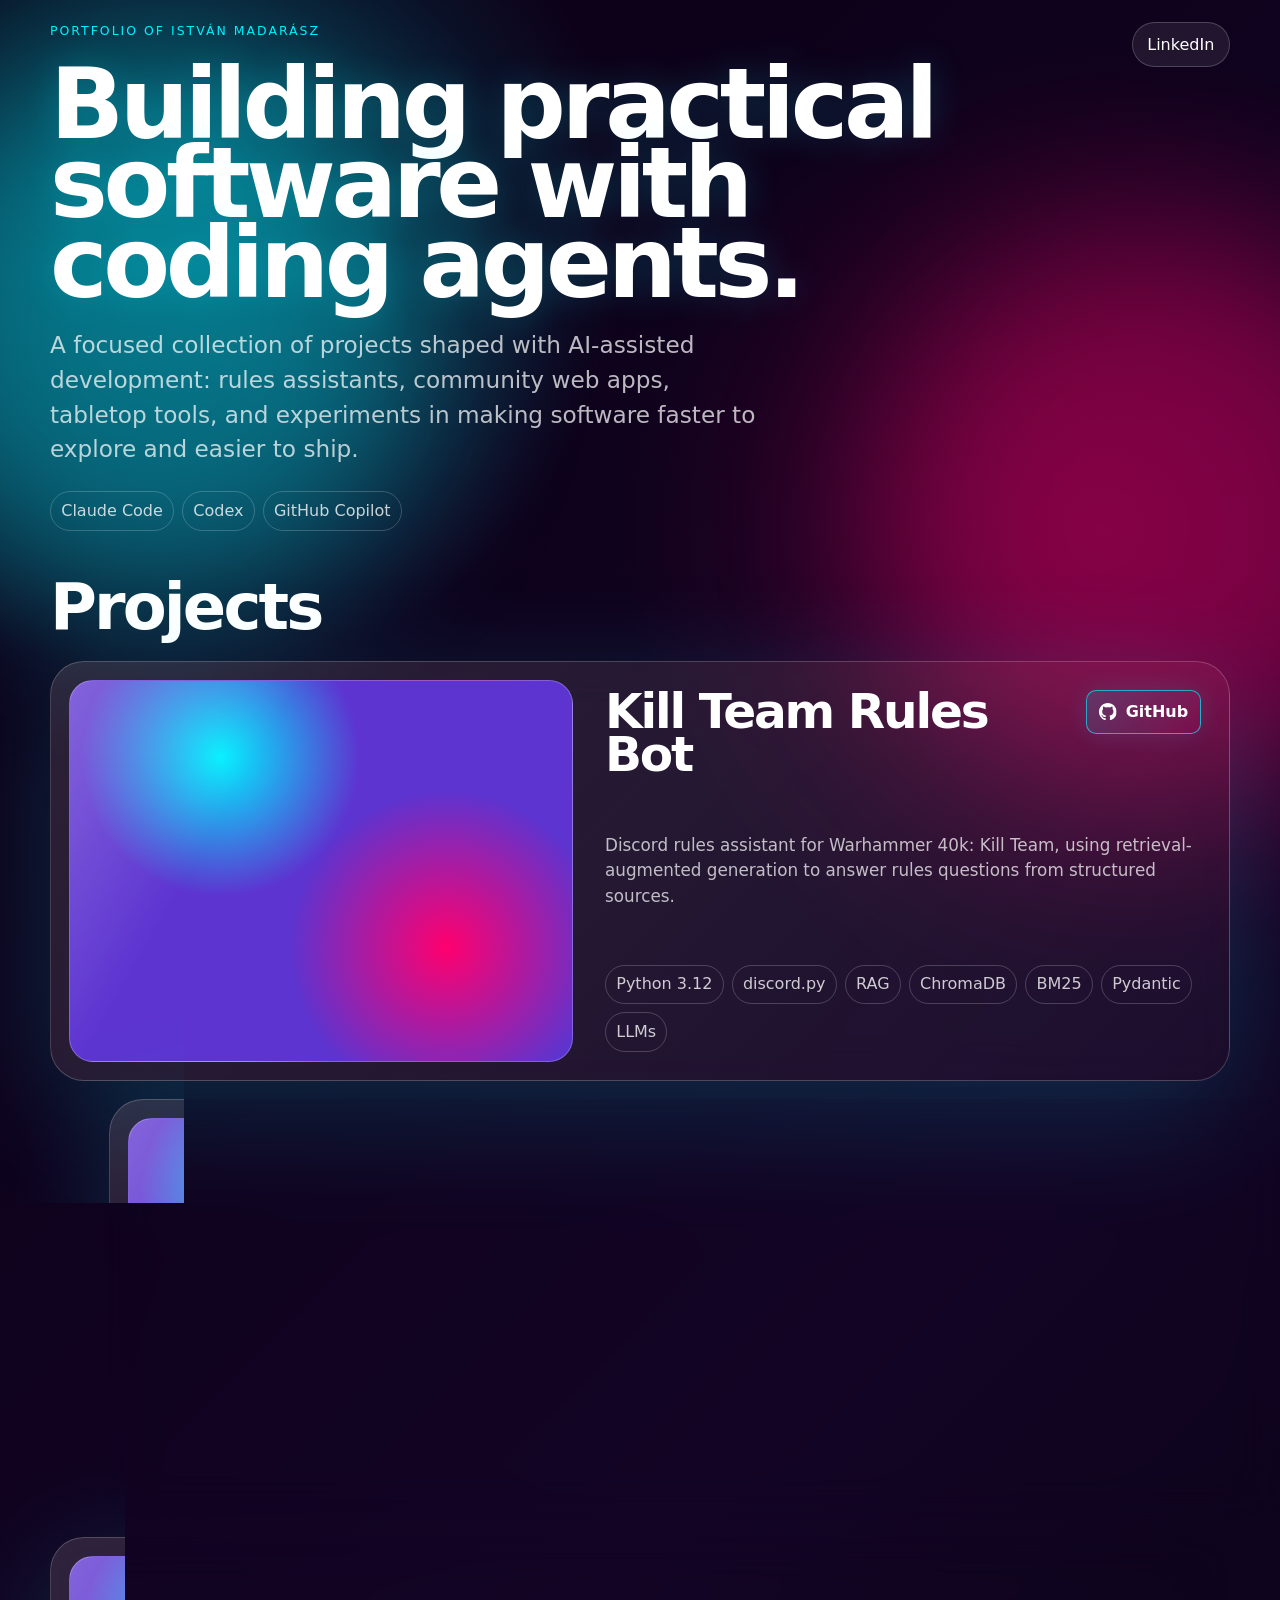
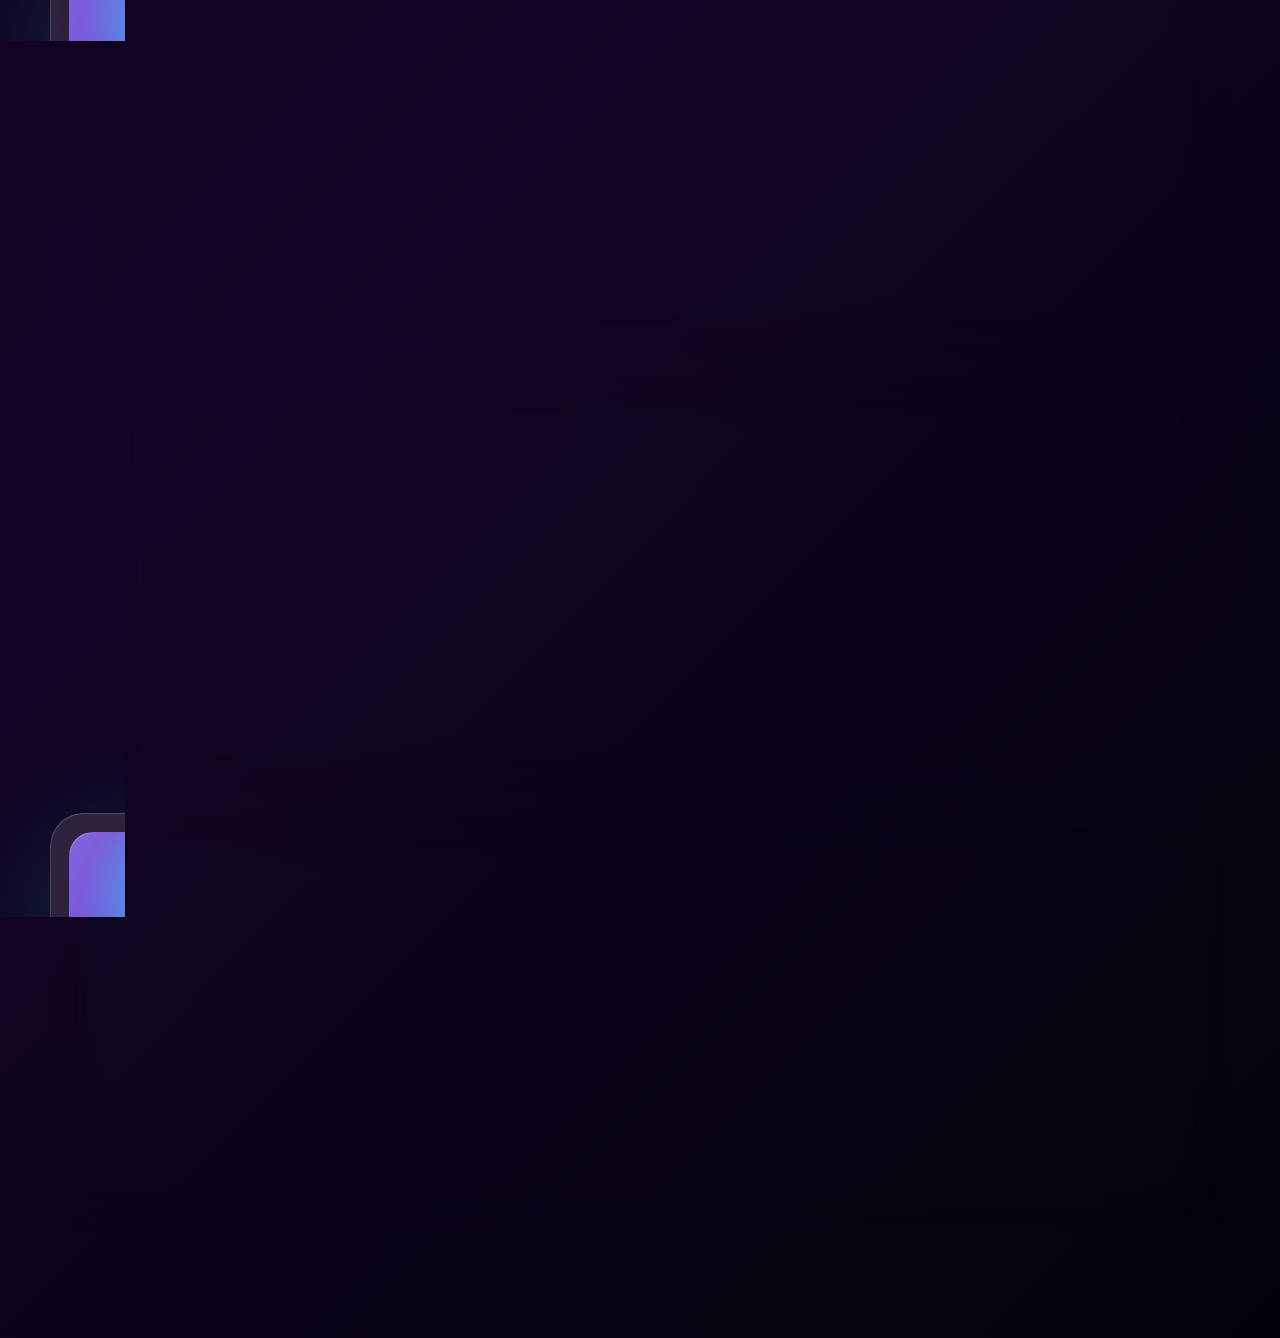
<file: index.html>
<!doctype html>
<html lang="en">
<head>
  <meta charset="utf-8">
  <meta name="viewport" content="width=device-width, initial-scale=1">
  <title>István Madarász | AI-Built Project Portfolio</title>
  <meta name="description" content="A portfolio of practical software projects by István Madarász, built with AI and coding agents.">
  <link rel="canonical" href="https://madarasz.github.io/ai-portfolio/">
  <meta property="og:type" content="website">
  <meta property="og:title" content="István Madarász | AI-Built Project Portfolio">
  <meta property="og:description" content="Practical software projects built with AI and coding agents.">
  <meta property="og:url" content="https://madarasz.github.io/ai-portfolio/">
  <meta name="twitter:card" content="summary_large_image">
  <meta name="twitter:title" content="István Madarász | AI-Built Project Portfolio">
  <meta name="twitter:description" content="Practical software projects built with AI and coding agents.">
  <link rel="stylesheet" href="styles.css">
</head>
<body>
  <svg class="icon-sprite" aria-hidden="true" focusable="false">
    <symbol id="github-logo" viewBox="0 0 16 16">
      <path d="M8 0C3.58 0 0 3.58 0 8c0 3.54 2.29 6.53 5.47 7.59.4.07.55-.17.55-.38 0-.19-.01-.82-.01-1.49-2.01.37-2.53-.49-2.69-.94-.09-.23-.48-.94-.82-1.13-.28-.15-.68-.52-.01-.53.63-.01 1.08.58 1.23.82.72 1.21 1.87.87 2.33.66.07-.52.28-.87.51-1.07-1.78-.2-3.64-.89-3.64-3.95 0-.87.31-1.59.82-2.15-.08-.2-.36-1.02.08-2.12 0 0 .67-.21 2.2.82A7.53 7.53 0 0 1 8 3.86c.68 0 1.36.09 2 .27 1.53-1.04 2.2-.82 2.2-.82.44 1.1.16 1.92.08 2.12.51.56.82 1.27.82 2.15 0 3.07-1.87 3.75-3.65 3.95.29.25.54.73.54 1.48 0 1.07-.01 1.93-.01 2.2 0 .21.15.46.55.38A8.01 8.01 0 0 0 16 8c0-4.42-3.58-8-8-8Z"/>
    </symbol>
  </svg>
  <div class="ambient ambient-one" aria-hidden="true"></div>
  <div class="ambient ambient-two" aria-hidden="true"></div>

  <header class="site-header">
    <a class="skip-link" href="#projects">Skip to projects</a>
    <nav class="topline" aria-label="Primary">
      <a href="https://www.linkedin.com/in/istvanmadarasz/">LinkedIn</a>
    </nav>
    <section class="hero" aria-labelledby="page-title">
      <p class="eyebrow">Portfolio of István Madarász</p>
      <h1 id="page-title">Building practical software with coding agents.</h1>
      <p class="hero-copy">A focused collection of projects shaped with AI-assisted development: rules assistants, community web apps, tabletop tools, and experiments in making software faster to explore and easier to ship.</p>
      <ul class="tags hero-tools" aria-label="AI coding tools used">
        <li>Claude Code</li>
        <li>Codex</li>
        <li>GitHub Copilot</li>
      </ul>
    </section>
  </header>

  <main id="projects" class="projects" aria-labelledby="projects-title">
    <div class="section-heading">
      <h2 id="projects-title">Projects</h2>
    </div>
    <article class="project-card featured">
      <div class="project-shot shot-rules" role="img" aria-label="Stylized placeholder screenshot for Kill Team Rules Bot"></div>
      <div class="project-body">
        <div class="project-heading">
          <h3>Kill Team Rules Bot</h3>
          <a class="repo-link" href="https://github.com/madarasz/kt-rules-bot" aria-label="View Kill Team Rules Bot on GitHub">
            <svg aria-hidden="true" focusable="false"><use href="#github-logo"></use></svg>
            <span>GitHub</span>
          </a>
        </div>
        <p>Discord rules assistant for Warhammer 40k: Kill Team, using retrieval-augmented generation to answer rules questions from structured sources.</p>
        <ul class="tags" aria-label="Technologies used">
          <li>Python 3.12</li>
          <li>discord.py</li>
          <li>RAG</li>
          <li>ChromaDB</li>
          <li>BM25</li>
          <li>Pydantic</li>
          <li>LLMs</li>
        </ul>
      </div>
    </article>

    <article class="project-card">
      <div class="project-shot shot-sector" role="img" aria-label="Stylized placeholder screenshot for Sector Hungaricus v2"></div>
      <div class="project-body">
        <div class="project-heading">
          <h3>Sector Hungaricus v2</h3>
          <a class="repo-link" href="https://github.com/madarasz/sectorhungaricus-v2" aria-label="View Sector Hungaricus v2 on GitHub">
            <svg aria-hidden="true" focusable="false"><use href="#github-logo"></use></svg>
            <span>GitHub</span>
          </a>
        </div>
        <p>A refreshed web presence for Sector Hungaricus, kept intentionally conservative until final project details are supplied.</p>
        <ul class="tags" aria-label="Technologies used">
          <li>Static/Web</li>
          <li>HTML</li>
          <li>CSS</li>
          <li>AI-assisted development</li>
        </ul>
      </div>
    </article>

    <article class="project-card">
      <div class="project-shot shot-datacard" role="img" aria-label="Stylized placeholder screenshot for Datacard Manager"></div>
      <div class="project-body">
        <div class="project-heading">
          <h3>Datacard Manager</h3>
          <a class="repo-link" href="https://github.com/madarasz/datacard-manager" aria-label="View Datacard Manager on GitHub">
            <svg aria-hidden="true" focusable="false"><use href="#github-logo"></use></svg>
            <span>GitHub</span>
          </a>
        </div>
        <p>Tooling for managing tabletop datacards and related game reference material, with first-version copy ready to refine when screenshots are available.</p>
        <ul class="tags" aria-label="Technologies used">
          <li>Web app</li>
          <li>Data management</li>
          <li>UX</li>
          <li>AI-assisted development</li>
        </ul>
      </div>
    </article>

    <article class="project-card">
      <div class="project-shot shot-abr" role="img" aria-label="Stylized placeholder screenshot for Always Be Running"></div>
      <div class="project-body">
        <div class="project-heading">
          <h3>Always Be Running</h3>
          <a class="repo-link" href="https://github.com/madarasz/always-be-running" aria-label="View Always Be Running on GitHub">
            <svg aria-hidden="true" focusable="false"><use href="#github-logo"></use></svg>
            <span>GitHub</span>
          </a>
        </div>
        <p>AlwaysBeRunning.net, a community web app with a PHP/Laravel-era stack and tournament/event tooling roots.</p>
        <ul class="tags" aria-label="Technologies used">
          <li>PHP</li>
          <li>Laravel</li>
          <li>Blade</li>
          <li>JavaScript</li>
          <li>MySQL</li>
          <li>Composer</li>
          <li>Cypress</li>
        </ul>
      </div>
    </article>

    <article class="project-card">
      <div class="project-shot shot-tables" role="img" aria-label="Stylized placeholder screenshot for Tournament Tables"></div>
      <div class="project-body">
        <div class="project-heading">
          <h3>Tournament Tables</h3>
          <a class="repo-link" href="https://github.com/madarasz/tournament-tables" aria-label="View Tournament Tables on GitHub">
            <svg aria-hidden="true" focusable="false"><use href="#github-logo"></use></svg>
            <span>GitHub</span>
          </a>
        </div>
        <p>A tournament table utility for organizing event data into clearer, more usable views.</p>
        <ul class="tags" aria-label="Technologies used">
          <li>Web app</li>
          <li>Tournament tooling</li>
          <li>HTML</li>
          <li>CSS</li>
          <li>AI-assisted development</li>
        </ul>
      </div>
    </article>
  </main>

  <script type="application/ld+json">
  {
    "@context": "https://schema.org",
    "@graph": [
      {
        "@type": "Person",
        "@id": "https://madarasz.github.io/ai-portfolio/#person",
        "name": "István Madarász",
        "url": "https://madarasz.github.io/ai-portfolio/",
        "sameAs": ["https://www.linkedin.com/in/istvanmadarasz/"],
        "knowsAbout": ["AI-assisted software development", "coding agents", "web applications", "tabletop gaming tools"]
      },
      {
        "@type": "SoftwareSourceCode",
        "name": "Kill Team Rules Bot",
        "codeRepository": "https://github.com/madarasz/kt-rules-bot",
        "programmingLanguage": ["Python"],
        "creator": {
          "@id": "https://madarasz.github.io/ai-portfolio/#person"
        },
        "description": "Discord rules assistant for Warhammer 40k: Kill Team, using retrieval-augmented generation to answer rules questions from structured sources."
      },
      {
        "@type": "SoftwareSourceCode",
        "name": "Sector Hungaricus v2",
        "codeRepository": "https://github.com/madarasz/sectorhungaricus-v2",
        "programmingLanguage": ["HTML", "CSS"],
        "creator": {
          "@id": "https://madarasz.github.io/ai-portfolio/#person"
        },
        "description": "A refreshed web presence for Sector Hungaricus, kept intentionally conservative until final project details are supplied."
      },
      {
        "@type": "SoftwareSourceCode",
        "name": "Datacard Manager",
        "codeRepository": "https://github.com/madarasz/datacard-manager",
        "programmingLanguage": ["HTML", "CSS"],
        "creator": {
          "@id": "https://madarasz.github.io/ai-portfolio/#person"
        },
        "description": "Tooling for managing tabletop datacards and related game reference material, with first-version copy ready to refine when screenshots are available."
      },
      {
        "@type": "SoftwareSourceCode",
        "name": "Always Be Running",
        "codeRepository": "https://github.com/madarasz/always-be-running",
        "programmingLanguage": ["PHP", "JavaScript"],
        "creator": {
          "@id": "https://madarasz.github.io/ai-portfolio/#person"
        },
        "description": "AlwaysBeRunning.net, a community web app with a PHP/Laravel-era stack and tournament/event tooling roots."
      },
      {
        "@type": "SoftwareSourceCode",
        "name": "Tournament Tables",
        "codeRepository": "https://github.com/madarasz/tournament-tables",
        "programmingLanguage": ["HTML", "CSS"],
        "creator": {
          "@id": "https://madarasz.github.io/ai-portfolio/#person"
        },
        "description": "A tournament table utility for organizing event data into clearer, more usable views."
      }
    ]
  }
  </script>
</body>
</html>
</file>
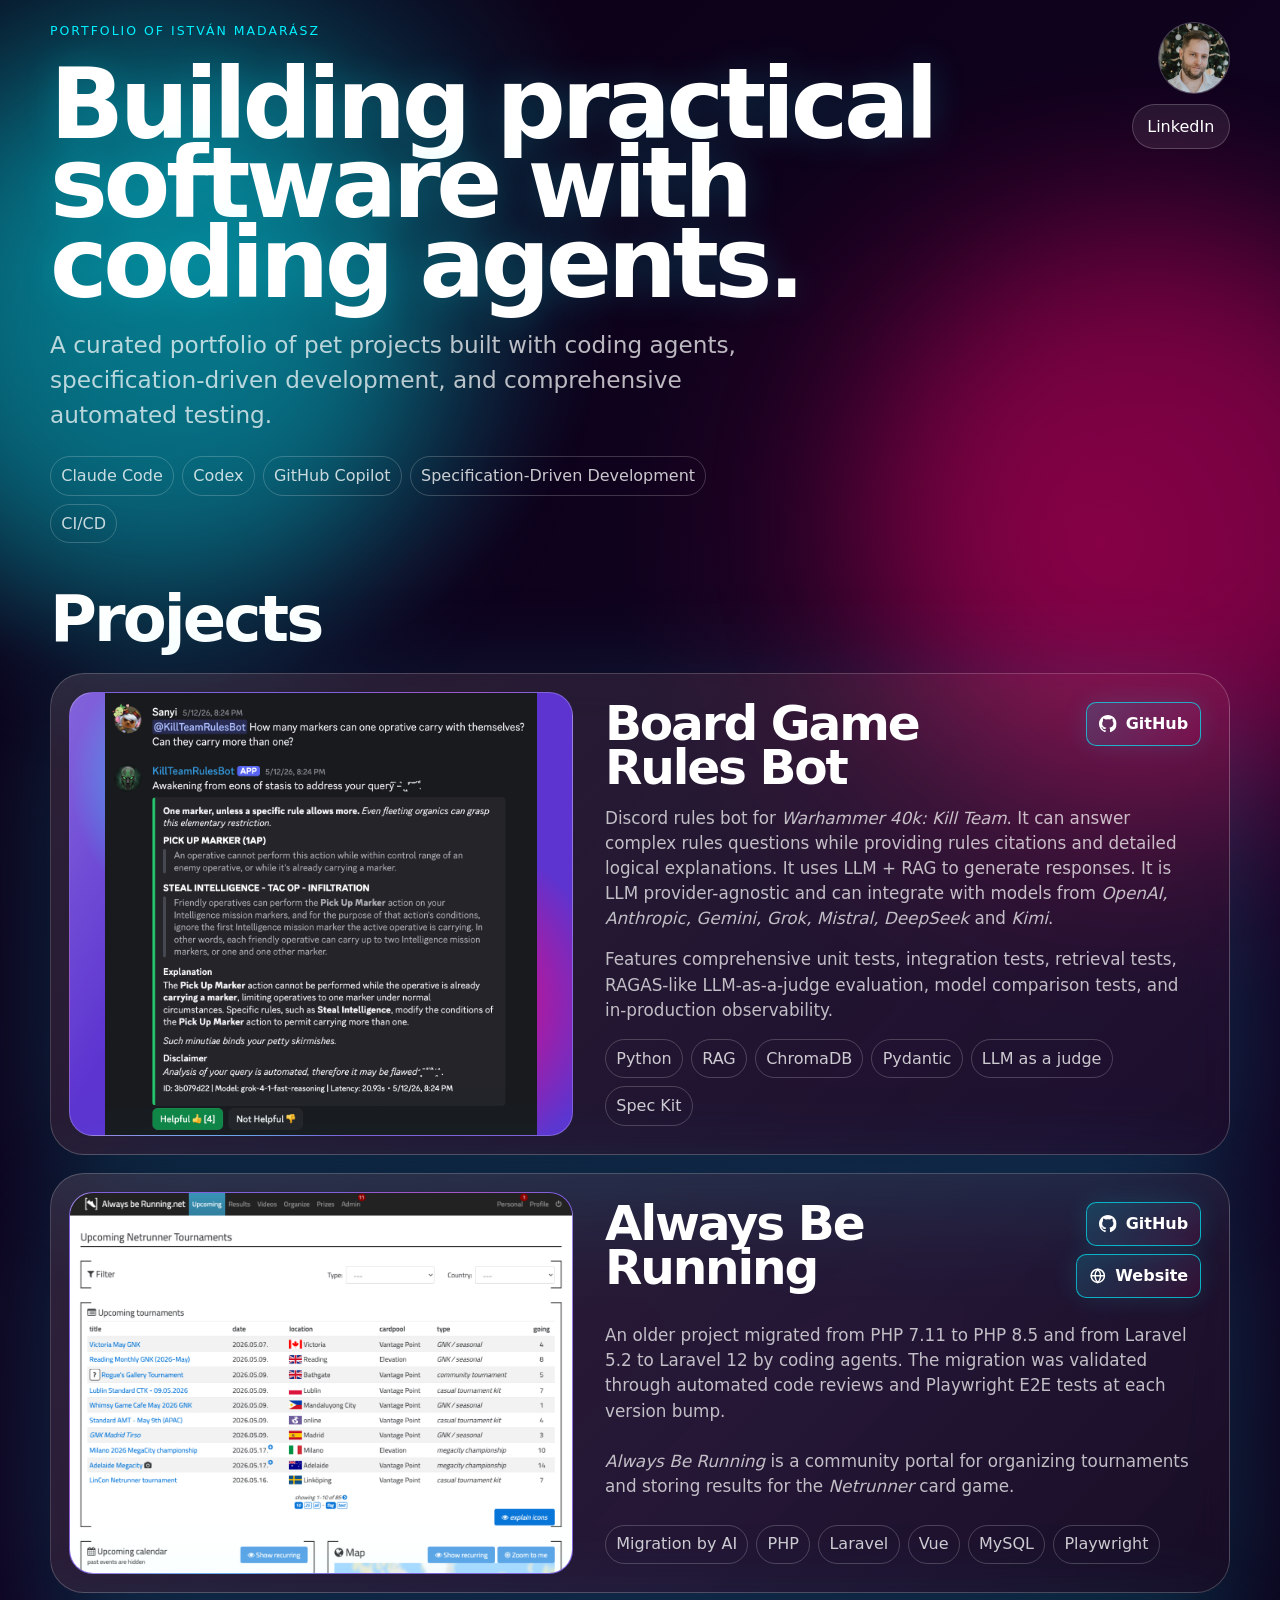
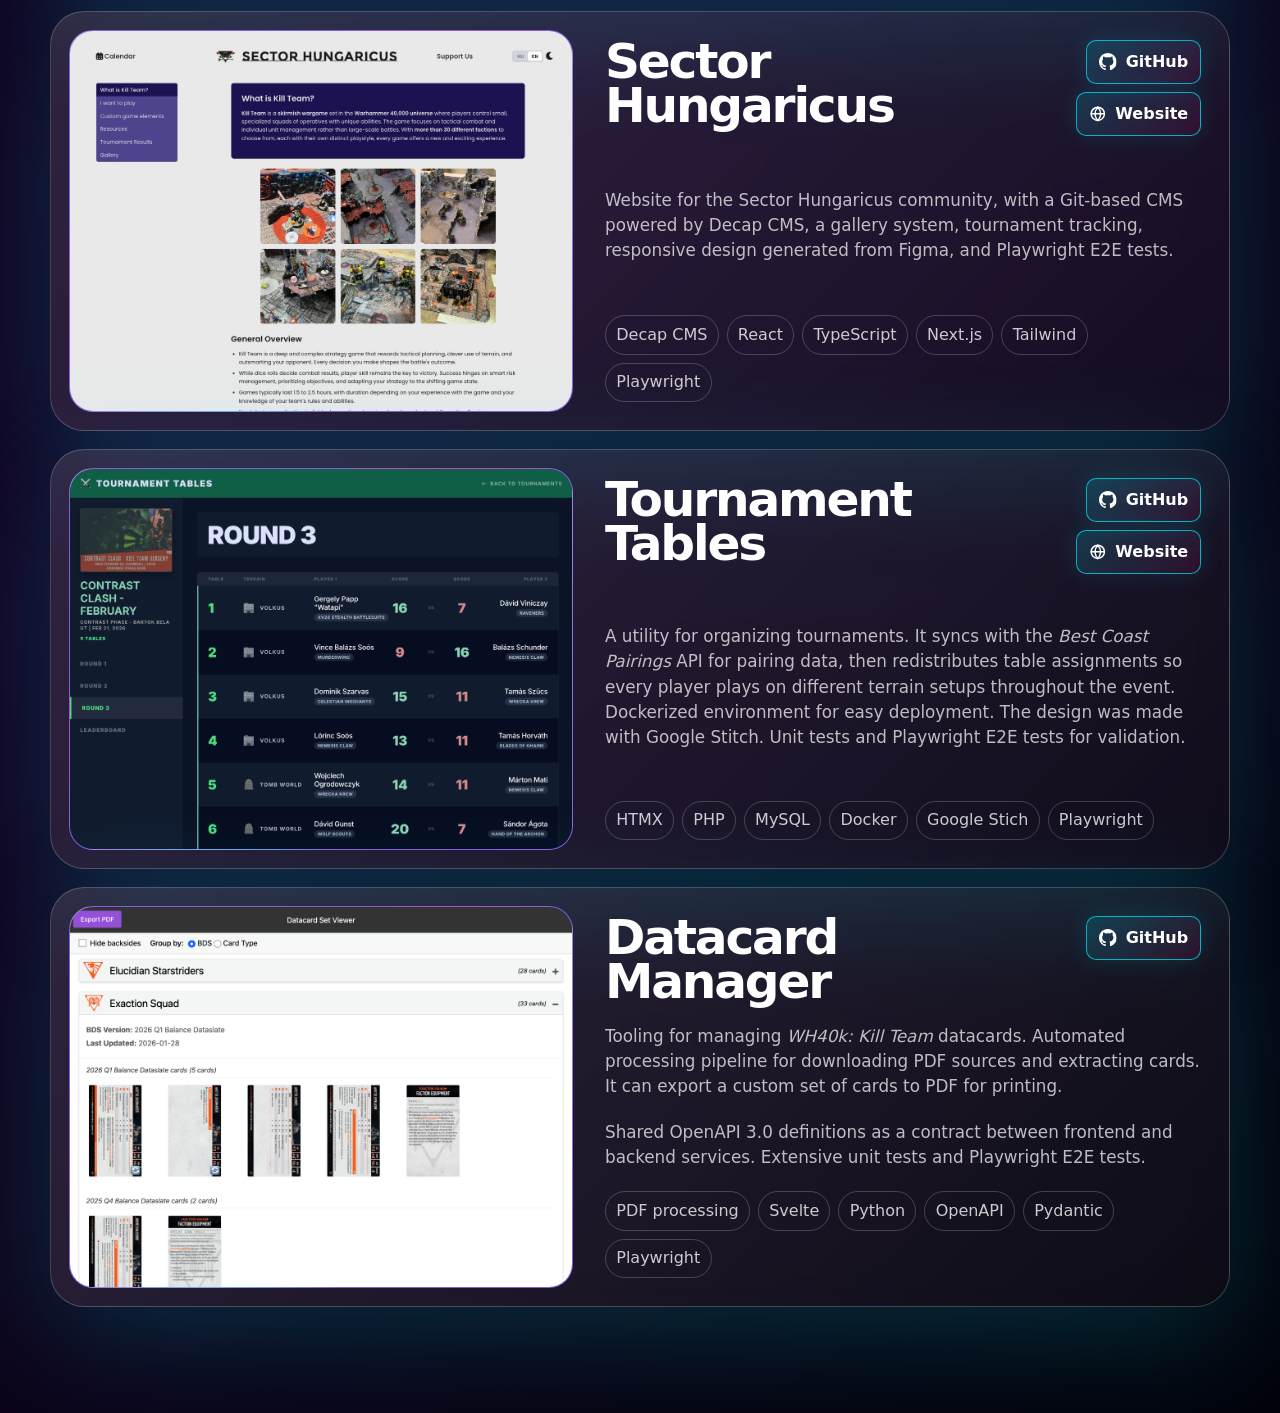
<file: docs/index.html>
<!doctype html>
<html lang="en">
<head>
  <meta charset="utf-8">
  <meta name="viewport" content="width=device-width, initial-scale=1">
  <title>István Madarász | AI-Built Project Portfolio</title>
  <meta name="description" content="A portfolio of practical software projects by István Madarász, built with AI and coding agents.">
  <link rel="canonical" href="https://madarasz.github.io/ai-portfolio/">
  <link rel="icon" href="assets/favicon.svg" type="image/svg+xml">
  <meta property="og:type" content="website">
  <meta property="og:title" content="István Madarász | AI-Built Project Portfolio">
  <meta property="og:description" content="Practical software projects built with AI and coding agents.">
  <meta property="og:url" content="https://madarasz.github.io/ai-portfolio/">
  <meta name="twitter:card" content="summary_large_image">
  <meta name="twitter:title" content="István Madarász | AI-Built Project Portfolio">
  <meta name="twitter:description" content="Practical software projects built with AI and coding agents.">
  <link rel="stylesheet" href="styles.css">
</head>
<body>
  <svg class="icon-sprite" aria-hidden="true" focusable="false">
    <symbol id="github-logo" viewBox="0 0 16 16">
      <path d="M8 0C3.58 0 0 3.58 0 8c0 3.54 2.29 6.53 5.47 7.59.4.07.55-.17.55-.38 0-.19-.01-.82-.01-1.49-2.01.37-2.53-.49-2.69-.94-.09-.23-.48-.94-.82-1.13-.28-.15-.68-.52-.01-.53.63-.01 1.08.58 1.23.82.72 1.21 1.87.87 2.33.66.07-.52.28-.87.51-1.07-1.78-.2-3.64-.89-3.64-3.95 0-.87.31-1.59.82-2.15-.08-.2-.36-1.02.08-2.12 0 0 .67-.21 2.2.82A7.53 7.53 0 0 1 8 3.86c.68 0 1.36.09 2 .27 1.53-1.04 2.2-.82 2.2-.82.44 1.1.16 1.92.08 2.12.51.56.82 1.27.82 2.15 0 3.07-1.87 3.75-3.65 3.95.29.25.54.73.54 1.48 0 1.07-.01 1.93-.01 2.2 0 .21.15.46.55.38A8.01 8.01 0 0 0 16 8c0-4.42-3.58-8-8-8Z"/>
    </symbol>
    <symbol id="world-icon" viewBox="0 0 24 24">
      <circle cx="12" cy="12" r="9" fill="none" stroke="currentColor" stroke-width="2"/>
      <path d="M3 12h18M12 3c2.5 2.5 3.75 5.5 3.75 9S14.5 18.5 12 21c-2.5-2.5-3.75-5.5-3.75-9S9.5 5.5 12 3Z" fill="none" stroke="currentColor" stroke-width="2" stroke-linecap="round"/>
    </symbol>
  </svg>
  <div class="ambient ambient-one" aria-hidden="true"></div>
  <div class="ambient ambient-two" aria-hidden="true"></div>

  <header class="site-header">
    <a class="skip-link" href="#projects">Skip to projects</a>
    <nav class="topline" aria-label="Primary">
      <a class="profile-link" href="https://www.linkedin.com/in/istvanmadarasz/" aria-label="Visit István Madarász on LinkedIn">
        <img src="assets/profile.jpeg" alt="István Madarász" width="496" height="496">
      </a>
      <a href="https://www.linkedin.com/in/istvanmadarasz/">LinkedIn</a>
    </nav>
    <section class="hero" aria-labelledby="page-title">
      <p class="eyebrow">Portfolio of István Madarász</p>
      <h1 id="page-title">Building practical software with coding agents.</h1>
      <p class="hero-copy">A curated portfolio of pet projects built with coding agents, specification-driven development, and comprehensive automated testing.</p>
      <ul class="tags hero-tools" aria-label="AI coding tools used">
        <li>Claude Code</li>
        <li>Codex</li>
        <li>GitHub Copilot</li>
        <li>Specification-Driven Development</li>
        <li>CI/CD</li>
      </ul>
    </section>
  </header>

  <main id="projects" class="projects" aria-labelledby="projects-title">
    <div class="section-heading">
      <h2 id="projects-title">Projects</h2>
    </div>
    <article class="project-card featured">
      <div class="project-shot shot-rules">
        <img src="assets/kt-rulebot.png" alt="Kill Team Rules Bot screenshot" width="598" height="629">
      </div>
      <div class="project-body">
        <div class="project-heading">
          <h3>Board Game Rules Bot</h3>
          <a class="repo-link" href="https://github.com/madarasz/kt-rules-bot" aria-label="View Kill Team Rules Bot on GitHub">
            <svg aria-hidden="true" focusable="false"><use href="#github-logo"></use></svg>
            <span>GitHub</span>
          </a>
        </div>
        <p>Discord rules bot for <em>Warhammer 40k: Kill Team</em>. It can answer complex rules questions while providing rules citations and detailed logical explanations. It uses LLM + RAG to generate responses. It is LLM provider-agnostic and can integrate with models from <em>OpenAI, Anthropic, Gemini, Grok, Mistral, DeepSeek</em> and <em>Kimi</em>.</p>
        <p>Features comprehensive unit tests, integration tests, retrieval tests, RAGAS-like LLM-as-a-judge evaluation, model comparison tests, and in-production observability.</p>
        <ul class="tags" aria-label="Technologies used">
          <li>Python</li>
          <li>RAG</li>
          <li>ChromaDB</li>
          <li>Pydantic</li>
          <li>LLM as a judge</li>
          <li>Spec Kit</li>
        </ul>
      </div>
    </article>

    <article class="project-card">
      <div class="project-shot shot-abr">
        <img src="assets/abr.png" alt="Always Be Running screenshot" width="1224" height="927">
      </div>
      <div class="project-body">
        <div class="project-heading">
          <h3>Always Be Running</h3>
          <div class="project-actions">
            <a class="repo-link" href="https://github.com/madarasz/always-be-running" aria-label="View Always Be Running on GitHub">
              <svg aria-hidden="true" focusable="false"><use href="#github-logo"></use></svg>
              <span>GitHub</span>
            </a>
            <a class="repo-link" href="https://alwaysberunning.net/" aria-label="Visit Always Be Running website">
              <svg aria-hidden="true" focusable="false"><use href="#world-icon"></use></svg>
              <span>Website</span>
            </a>
          </div>
        </div>
        <p>An older project migrated from PHP 7.11 to PHP 8.5 and from Laravel 5.2 to Laravel 12 by coding agents. The migration was validated through automated code reviews and Playwright E2E tests at each version bump.</p>
        <p><em>Always Be Running</em> is a community portal for organizing tournaments and storing results for the <em>Netrunner</em> card game.</p>
        <ul class="tags" aria-label="Technologies used">
          <li>Migration by AI</li>
          <li>PHP</li>
          <li>Laravel</li>
          <li>Vue</li>
          <li>MySQL</li>
          <li>Playwright</li>
        </ul>
      </div>
    </article>

    <article class="project-card">
      <div class="project-shot shot-sector">
        <img src="assets/sectorhungaricus.png" alt="Sector Hungaricus v2 screenshot" width="1049" height="614">
      </div>
      <div class="project-body">
        <div class="project-heading">
          <h3>Sector Hungaricus</h3>
          <div class="project-actions">
            <a class="repo-link" href="https://github.com/madarasz/sectorhungaricus-v2" aria-label="View Sector Hungaricus v2 on GitHub">
              <svg aria-hidden="true" focusable="false"><use href="#github-logo"></use></svg>
              <span>GitHub</span>
            </a>
            <a class="repo-link" href="https://sectorhungaricus.hu/en/" aria-label="Visit Sector Hungaricus website">
              <svg aria-hidden="true" focusable="false"><use href="#world-icon"></use></svg>
              <span>Website</span>
            </a>
          </div>
        </div>
        <p>Website for the Sector Hungaricus community, with a Git-based CMS powered by Decap CMS, a gallery system, tournament tracking, responsive design generated from Figma, and Playwright E2E tests.</p>
        <ul class="tags" aria-label="Technologies used">
          <li>Decap CMS</li>
          <li>React</li>
          <li>TypeScript</li>
          <li>Next.js</li>
          <li>Tailwind</li>
          <li>Playwright</li>
        </ul>
      </div>
    </article>

    <article class="project-card">
      <div class="project-shot shot-tables">
        <img src="assets/tournament-tables.png" alt="Tournament Tables screenshot" width="1224" height="927">
      </div>
      <div class="project-body">
        <div class="project-heading">
          <h3>Tournament Tables</h3>
          <div class="project-actions">
            <a class="repo-link" href="https://github.com/madarasz/tournament-tables" aria-label="View Tournament Tables on GitHub">
              <svg aria-hidden="true" focusable="false"><use href="#github-logo"></use></svg>
              <span>GitHub</span>
            </a>
            <a class="repo-link" href="https://tables.alwaysberunning.net" aria-label="Visit Tournament Tables website">
              <svg aria-hidden="true" focusable="false"><use href="#world-icon"></use></svg>
              <span>Website</span>
            </a>
          </div>
        </div>
        <p>A utility for organizing tournaments. It syncs with the <em>Best Coast Pairings</em> API for pairing data, then redistributes table assignments so every player plays on different terrain setups throughout the event. Dockerized environment for easy deployment. The design was made with Google Stitch. Unit tests and Playwright E2E tests for validation.</p>
        <ul class="tags" aria-label="Technologies used">
          <li>HTMX</li>
          <li>PHP</li>
          <li>MySQL</li>
          <li>Docker</li>
          <li>Google Stich</li>
          <li>Playwright</li>
        </ul>
      </div>
    </article>

    <article class="project-card">
      <div class="project-shot shot-datacard">
        <img src="assets/datacard-manager.png" alt="Datacard Manager screenshot" width="1224" height="927">
      </div>
      <div class="project-body">
        <div class="project-heading">
          <h3>Datacard Manager</h3>
          <a class="repo-link" href="https://github.com/madarasz/datacard-manager" aria-label="View Datacard Manager on GitHub">
            <svg aria-hidden="true" focusable="false"><use href="#github-logo"></use></svg>
            <span>GitHub</span>
          </a>
        </div>
        <p>Tooling for managing <em>WH40k: Kill Team</em> datacards. Automated processing pipeline for downloading PDF sources and extracting cards. It can export a custom set of cards to PDF for printing.</p>
        <p>Shared OpenAPI 3.0 definitions as a contract between frontend and backend services. Extensive unit tests and Playwright E2E tests.</p>
        <ul class="tags" aria-label="Technologies used">
          <li>PDF processing</li>
          <li>Svelte</li>
          <li>Python</li>
          <li>OpenAPI</li>
          <li>Pydantic</li>
          <li>Playwright</li>
        </ul>
      </div>
    </article>
  </main>

  <script type="application/ld+json">
  {
    "@context": "https://schema.org",
    "@graph": [
      {
        "@type": "Person",
        "@id": "https://madarasz.github.io/ai-portfolio/#person",
        "name": "István Madarász",
        "url": "https://madarasz.github.io/ai-portfolio/",
        "sameAs": ["https://www.linkedin.com/in/istvanmadarasz/"],
        "knowsAbout": ["AI-assisted software development", "coding agents", "web applications", "tabletop gaming tools"]
      },
      {
        "@type": "SoftwareSourceCode",
        "name": "Board Game Rules Bot",
        "codeRepository": "https://github.com/madarasz/kt-rules-bot",
        "image": "https://madarasz.github.io/ai-portfolio/assets/kt-rulebot.png",
        "programmingLanguage": ["Python"],
        "keywords": ["RAG", "ChromaDB", "Pydantic", "LLM as a judge", "Spec Kit"],
        "creator": {
          "@id": "https://madarasz.github.io/ai-portfolio/#person"
        },
        "description": "Discord rules bot for Warhammer 40k: Kill Team. It answers complex rules questions with rules citations and detailed logical explanations, using LLM + RAG with broad model-provider support. Features comprehensive unit tests, integration tests, retrieval tests, RAGAS-like LLM-as-a-judge evaluation, model comparison tests, and in-production observability."
      },
      {
        "@type": "SoftwareSourceCode",
        "name": "Always Be Running",
        "codeRepository": "https://github.com/madarasz/always-be-running",
        "url": "https://alwaysberunning.net/",
        "image": "https://madarasz.github.io/ai-portfolio/assets/abr.png",
        "programmingLanguage": ["PHP", "JavaScript"],
        "keywords": ["Migration by AI", "Laravel", "Vue", "MySQL", "Playwright"],
        "creator": {
          "@id": "https://madarasz.github.io/ai-portfolio/#person"
        },
        "description": "Community portal for organizing tournaments and storing results for the Netrunner card game. An older project migrated from PHP 7.11 to PHP 8.5 and from Laravel 5.2 to Laravel 12 by coding agents, with validation through automated code reviews and Playwright E2E tests at each version bump."
      },
      {
        "@type": "SoftwareSourceCode",
        "name": "Sector Hungaricus",
        "codeRepository": "https://github.com/madarasz/sectorhungaricus-v2",
        "url": "https://sectorhungaricus.hu/en/",
        "image": "https://madarasz.github.io/ai-portfolio/assets/sectorhungaricus.png",
        "programmingLanguage": ["TypeScript", "JavaScript"],
        "keywords": ["Decap CMS", "React", "Next.js", "Tailwind", "Playwright"],
        "creator": {
          "@id": "https://madarasz.github.io/ai-portfolio/#person"
        },
        "description": "Website for the Sector Hungaricus community, with a Git-based CMS powered by Decap CMS, a gallery system, tournament tracking, responsive design generated from Figma, and Playwright E2E tests."
      },
      {
        "@type": "SoftwareSourceCode",
        "name": "Tournament Tables",
        "codeRepository": "https://github.com/madarasz/tournament-tables",
        "url": "https://tables.alwaysberunning.net",
        "image": "https://madarasz.github.io/ai-portfolio/assets/tournament-tables.png",
        "programmingLanguage": ["PHP"],
        "keywords": ["MySQL", "Docker", "Playwright", "Google Stitch", "Best Coast Pairings API"],
        "creator": {
          "@id": "https://madarasz.github.io/ai-portfolio/#person"
        },
        "description": "Utility for organizing tournaments. It syncs with the Best Coast Pairings API for pairing data, then redistributes table assignments so every player plays on different terrain setups throughout the event. The design was made with Google Stitch. Includes a Dockerized environment, unit tests, and Playwright E2E tests."
      },
      {
        "@type": "SoftwareSourceCode",
        "name": "Datacard Manager",
        "codeRepository": "https://github.com/madarasz/datacard-manager",
        "image": "https://madarasz.github.io/ai-portfolio/assets/datacard-manager.png",
        "programmingLanguage": ["Python", "JavaScript"],
        "keywords": ["PDF processing", "Svelte", "OpenAPI", "Pydantic", "Playwright"],
        "creator": {
          "@id": "https://madarasz.github.io/ai-portfolio/#person"
        },
        "description": "Tooling for managing WH40k: Kill Team datacards. Includes an automated processing pipeline for downloading PDF sources and extracting cards, PDF export for custom card sets, shared OpenAPI 3.0 definitions between frontend and backend services, extensive unit tests, and Playwright E2E tests."
      }
    ]
  }
  </script>
</body>
</html>
</file>
<file: styles.css>
@layer reset, base, layout, components, motion;

@layer reset {
  *,
  *::before,
  *::after {
    box-sizing: border-box;
  }

  body,
  h1,
  h2,
  h3,
  p {
    margin: 0;
  }
}

@layer base {
  :root {
    --surface: #0a0014;
    --surface-2: #130425;
    --text: #ffffff;
    --muted: rgba(255, 255, 255, 0.72);
    --line: rgba(255, 255, 255, 0.2);
    --violet: #5d34d0;
    --magenta: #ff006e;
    --cyan: #00f0ff;
    --radius-xl: 34px;
    --radius-lg: 24px;
    --shadow-glow: 0 30px 120px rgba(0, 240, 255, 0.18);
    color-scheme: dark;
  }

  html {
    scroll-behavior: smooth;
  }

  body {
    min-height: 100vh;
    font-family: ui-sans-serif, system-ui, -apple-system, BlinkMacSystemFont, "Segoe UI", sans-serif;
    color: var(--text);
    background:
      radial-gradient(circle at 14% 8%, rgba(0, 240, 255, 0.28), transparent 28rem),
      radial-gradient(circle at 86% 18%, rgba(255, 0, 110, 0.22), transparent 30rem),
      linear-gradient(135deg, var(--surface), var(--surface-2) 52%, #02030a);
    line-height: 1.5;
  }

  a {
    color: inherit;
  }

  a:focus-visible {
    outline: 3px solid var(--cyan);
    outline-offset: 5px;
  }
}

@layer layout {
  .site-header,
  .projects {
    width: min(1180px, calc(100% - 32px));
    margin-inline: auto;
  }

  .site-header {
    position: relative;
  }

  .hero {
    min-height: auto;
    display: grid;
    align-content: start;
    gap: 24px;
    padding-block: 22px 48px;
  }

  .hero h1 {
    max-width: 980px;
    font-size: clamp(2.8rem, 7.6vw, 6.6rem);
    line-height: 0.82;
    letter-spacing: -0.045em;
    text-wrap: balance;
    text-shadow: 0 0 36px rgba(0, 240, 255, 0.2);
  }

  .projects {
    container-type: inline-size;
    padding-block: 0 88px;
  }

  .projects::after {
    content: "";
    display: block;
    clear: both;
  }
}

@layer components {
  .icon-sprite {
    position: absolute;
    width: 0;
    height: 0;
    overflow: hidden;
  }

  .skip-link {
    position: absolute;
    inset: 12px auto auto 12px;
    transform: translateY(-140%);
  }

  .skip-link:focus {
    transform: translateY(0);
  }

  .topline {
    position: absolute;
    inset: 22px 0 auto auto;
    display: flex;
    justify-content: flex-end;
    gap: 18px;
  }

  .topline a {
    display: inline-flex;
    align-items: center;
    min-height: 40px;
    border: 1px solid var(--line);
    padding: 0.6rem 0.92rem;
    text-decoration: none;
    border-radius: 999px;
    background: rgba(255, 255, 255, 0.08);
  }

  .eyebrow {
    color: var(--cyan);
    font-size: 0.78rem;
    letter-spacing: 0.16em;
    text-transform: uppercase;
  }

  .hero > .eyebrow {
    max-width: calc(100% - 120px);
  }

  .hero-copy {
    max-width: 720px;
    color: var(--muted);
    font-size: clamp(1.1rem, 2vw, 1.45rem);
  }

  .hero-tools {
    max-width: 720px;
  }

  .repo-link {
    display: inline-flex;
    align-items: center;
    flex: 0 0 auto;
    gap: 0.55rem;
    width: fit-content;
    min-height: 40px;
    border: 1px solid rgba(0, 240, 255, 0.68);
    border-radius: 10px;
    padding: 0.56rem 0.74rem;
    color: var(--text);
    text-decoration: none;
    background: linear-gradient(135deg, rgba(0, 240, 255, 0.16), rgba(255, 0, 110, 0.1));
    box-shadow: 0 0 26px rgba(0, 240, 255, 0.12);
    font-weight: 700;
  }

  .repo-link svg {
    width: 1.1rem;
    height: 1.1rem;
    fill: currentColor;
  }

  .section-heading {
    margin-bottom: 24px;
  }

  .section-heading h2 {
    max-width: 860px;
    font-size: clamp(2rem, 5vw, 4.25rem);
    line-height: 0.9;
    letter-spacing: -0.045em;
  }

  .project-card {
    display: grid;
    grid-template-columns: minmax(220px, 0.9fr) minmax(260px, 1.1fr);
    gap: 22px;
    min-height: 420px;
    margin-block: 18px;
    padding: 18px;
    border: 1px solid var(--line);
    border-radius: var(--radius-xl);
    background: linear-gradient(135deg, rgba(255, 255, 255, 0.13), rgba(255, 255, 255, 0.04));
    box-shadow: var(--shadow-glow);
    backdrop-filter: blur(22px);
  }

  .project-card:nth-of-type(even) {
    transform: translateX(5%);
  }

  .project-shot {
    min-height: 280px;
    border-radius: var(--radius-lg);
    border: 1px solid rgba(255, 255, 255, 0.22);
    background:
      linear-gradient(120deg, rgba(255, 255, 255, 0.24), transparent 32%),
      radial-gradient(circle at 30% 20%, var(--cyan), transparent 30%),
      radial-gradient(circle at 75% 70%, var(--magenta), transparent 34%),
      var(--violet);
  }

  .project-body {
    display: grid;
    align-content: space-between;
    gap: 16px;
    padding: 10px;
  }

  .project-heading {
    display: flex;
    align-items: flex-start;
    justify-content: space-between;
    gap: 16px;
  }

  .project-body h3 {
    font-size: clamp(1.65rem, 3.8vw, 3.45rem);
    line-height: 0.9;
    letter-spacing: -0.045em;
  }

  .project-body p {
    color: var(--muted);
    font-size: 1.05rem;
  }

  .tags {
    display: flex;
    flex-wrap: wrap;
    gap: 8px;
    padding: 0;
    margin: 0;
    list-style: none;
  }

  .tags li {
    border: 1px solid var(--line);
    border-radius: 999px;
    padding: 0.42rem 0.64rem;
    color: rgba(255, 255, 255, 0.78);
  }

}

@layer motion {
  .ambient {
    position: fixed;
    inset: auto;
    z-index: -1;
    width: 44vw;
    aspect-ratio: 1;
    border-radius: 999px;
    filter: blur(80px);
    opacity: 0.35;
    animation: drift 16s ease-in-out infinite alternate;
  }

  .ambient-one {
    top: 6vh;
    left: -10vw;
    background: var(--cyan);
  }

  .ambient-two {
    right: -12vw;
    bottom: 12vh;
    background: var(--magenta);
    animation-delay: -5s;
  }

  @keyframes drift {
    from {
      transform: translate3d(0, 0, 0) scale(1);
    }

    to {
      transform: translate3d(6vw, -3vh, 0) scale(1.12);
    }
  }

  @media (prefers-reduced-motion: reduce) {
    *,
    *::before,
    *::after {
      animation-duration: 0.01ms !important;
      animation-iteration-count: 1 !important;
      scroll-behavior: auto !important;
    }
  }
}

@container (max-width: 760px) {
  .project-card {
    grid-template-columns: 1fr;
  }

  .project-card:nth-of-type(even) {
    transform: none;
  }
}

@media (max-width: 720px) {
  .topline {
    justify-content: flex-end;
  }

  .hero {
    min-height: auto;
    padding-block: 22px 40px;
  }

  .hero h1 {
    font-size: clamp(2.45rem, 11vw, 3.4rem);
    line-height: 0.86;
    letter-spacing: -0.04em;
  }

  .project-heading {
    flex-wrap: wrap;
  }

  .project-heading .repo-link {
    margin-top: 2px;
  }
}
</file>
<file: docs/styles.css>
@layer reset, base, layout, components, motion;

@layer reset {
  *,
  *::before,
  *::after {
    box-sizing: border-box;
  }

  body,
  h1,
  h2,
  h3,
  p {
    margin: 0;
  }
}

@layer base {
  :root {
    --surface: #0a0014;
    --surface-2: #130425;
    --text: #ffffff;
    --muted: rgba(255, 255, 255, 0.72);
    --line: rgba(255, 255, 255, 0.2);
    --violet: #5d34d0;
    --magenta: #ff006e;
    --cyan: #00f0ff;
    --radius-xl: 34px;
    --radius-lg: 24px;
    --shadow-glow: 0 30px 120px rgba(0, 240, 255, 0.18);
    color-scheme: dark;
  }

  html {
    scroll-behavior: smooth;
  }

  body {
    min-height: 100vh;
    font-family: ui-sans-serif, system-ui, -apple-system, BlinkMacSystemFont, "Segoe UI", sans-serif;
    color: var(--text);
    background:
      radial-gradient(circle at 14% 8%, rgba(0, 240, 255, 0.28), transparent 28rem),
      radial-gradient(circle at 86% 18%, rgba(255, 0, 110, 0.22), transparent 30rem),
      linear-gradient(135deg, var(--surface), var(--surface-2) 52%, #02030a);
    line-height: 1.5;
    overflow-x: clip;
  }

  a {
    color: inherit;
  }

  a:focus-visible {
    outline: 3px solid var(--cyan);
    outline-offset: 5px;
  }
}

@layer layout {
  .site-header,
  .projects {
    width: min(1180px, calc(100% - 32px));
    margin-inline: auto;
  }

  .site-header {
    position: relative;
  }

  .hero {
    min-height: auto;
    display: grid;
    align-content: start;
    gap: 24px;
    padding-block: 22px 48px;
  }

  .hero h1 {
    max-width: 980px;
    font-size: clamp(2.8rem, 7.6vw, 6.6rem);
    line-height: 0.82;
    letter-spacing: -0.045em;
    text-wrap: balance;
    text-shadow: 0 0 36px rgba(0, 240, 255, 0.2);
  }

  .projects {
    container-type: inline-size;
    padding-block: 0 88px;
  }

  .projects::after {
    content: "";
    display: block;
    clear: both;
  }
}

@layer components {
  .icon-sprite {
    position: absolute;
    width: 0;
    height: 0;
    overflow: hidden;
  }

  .skip-link {
    position: absolute;
    inset: 12px auto auto 12px;
    transform: translateY(-140%);
  }

  .skip-link:focus {
    transform: translateY(0);
  }

  .topline {
    position: absolute;
    inset: 22px 0 auto auto;
    display: flex;
    flex-direction: column;
    align-items: flex-end;
    justify-content: flex-end;
    gap: 10px;
  }

  .topline a {
    display: inline-flex;
    align-items: center;
    min-height: 40px;
    border: 1px solid var(--line);
    padding: 0.6rem 0.92rem;
    text-decoration: none;
    border-radius: 999px;
    background: rgba(255, 255, 255, 0.08);
  }

  .topline .profile-link {
    width: 72px;
    height: 72px;
    min-height: 0;
    overflow: hidden;
    padding: 0;
  }

  .profile-link img {
    width: 100%;
    height: 100%;
    object-fit: cover;
    display: block;
  }

  .eyebrow {
    color: var(--cyan);
    font-size: 0.78rem;
    letter-spacing: 0.16em;
    text-transform: uppercase;
  }

  .hero > .eyebrow {
    max-width: calc(100% - 120px);
  }

  .hero-copy {
    max-width: 720px;
    color: var(--muted);
    font-size: clamp(1.1rem, 2vw, 1.45rem);
  }

  .hero-tools {
    max-width: 720px;
  }

  .repo-link {
    display: inline-flex;
    align-items: center;
    flex: 0 0 auto;
    gap: 0.55rem;
    width: fit-content;
    min-height: 40px;
    border: 1px solid rgba(0, 240, 255, 0.68);
    border-radius: 10px;
    padding: 0.56rem 0.74rem;
    color: var(--text);
    text-decoration: none;
    background: linear-gradient(135deg, rgba(0, 240, 255, 0.16), rgba(255, 0, 110, 0.1));
    box-shadow: 0 0 26px rgba(0, 240, 255, 0.12);
    font-weight: 700;
  }

  .repo-link svg {
    width: 1.1rem;
    height: 1.1rem;
    fill: currentColor;
  }

  .section-heading {
    margin-bottom: 24px;
  }

  .section-heading h2 {
    max-width: 860px;
    font-size: clamp(2rem, 5vw, 4.25rem);
    line-height: 0.9;
    letter-spacing: -0.045em;
  }

  .project-card {
    --card-rest-x: 0%;
    --card-edge-x: clamp(-17vw, calc(((100vw - 100%) / -2) + 2px - var(--card-rest-x)), 0px);
    display: grid;
    grid-template-columns: minmax(220px, 0.9fr) minmax(260px, 1.1fr);
    gap: 22px;
    min-height: 420px;
    margin-block: 18px;
    padding: 18px;
    border: 1px solid var(--line);
    border-radius: var(--radius-xl);
    background: linear-gradient(135deg, rgba(255, 255, 255, 0.13), rgba(255, 255, 255, 0.04));
    box-shadow: var(--shadow-glow);
    backdrop-filter: blur(22px);
    transform: translateX(var(--card-rest-x));
  }

  .project-card:nth-of-type(even) {
    --card-rest-x: clamp(0px, calc((100vw - 100%) / 2 - 2px), 5%);
    --card-edge-x: clamp(0px, calc((100vw - 100%) / 2 - var(--card-rest-x) - 2px), 17vw);
  }

  .project-shot {
    position: relative;
    overflow: hidden;
    min-height: 280px;
    border-radius: var(--radius-lg);
    border: 1px solid rgba(255, 255, 255, 0.22);
    background:
      linear-gradient(120deg, rgba(255, 255, 255, 0.24), transparent 32%),
      radial-gradient(circle at 30% 20%, var(--cyan), transparent 30%),
      radial-gradient(circle at 75% 70%, var(--magenta), transparent 34%),
      var(--violet);
  }

  .project-shot img {
    position: absolute;
    inset: 0;
    width: 100%;
    height: 100%;
    object-fit: contain;
    display: block;
  }

  .project-body {
    display: grid;
    align-content: space-between;
    gap: 16px;
    padding: 10px;
  }

  .project-heading {
    display: flex;
    align-items: flex-start;
    justify-content: space-between;
    gap: 16px;
  }

  .project-actions {
    display: grid;
    justify-items: end;
    gap: 8px;
    flex: 0 0 auto;
  }

  .project-body h3 {
    font-size: clamp(1.65rem, 3.8vw, 3.45rem);
    line-height: 0.9;
    letter-spacing: -0.045em;
  }

  .project-body p {
    color: var(--muted);
    font-size: 1.05rem;
  }

  .tags {
    display: flex;
    flex-wrap: wrap;
    gap: 8px;
    padding: 0;
    margin: 0;
    list-style: none;
  }

  .tags li {
    border: 1px solid var(--line);
    border-radius: 999px;
    padding: 0.42rem 0.64rem;
    color: rgba(255, 255, 255, 0.78);
  }

}

@layer motion {
  @supports (animation-timeline: view()) {
    .project-card {
      animation: card-scroll-reveal both linear;
      animation-timeline: view(block);
      animation-range: entry -8% exit 108%;
      will-change: transform, opacity, filter;
    }
  }

  .ambient {
    position: fixed;
    inset: auto;
    z-index: -1;
    width: 44vw;
    aspect-ratio: 1;
    border-radius: 999px;
    filter: blur(80px);
    opacity: 0.35;
    animation: drift 16s ease-in-out infinite alternate;
  }

  .ambient-one {
    top: 6vh;
    left: -10vw;
    background: var(--cyan);
  }

  .ambient-two {
    right: -12vw;
    bottom: 12vh;
    background: var(--magenta);
    animation-delay: -5s;
  }

  @keyframes drift {
    from {
      transform: translate3d(0, 0, 0) scale(1);
    }

    to {
      transform: translate3d(3vw, -1.5vh, 0) scale(1.06);
    }
  }

  @keyframes card-scroll-reveal {
    0%,
    10% {
      opacity: 0.34;
      filter: blur(9px) saturate(0.72);
      transform: translateX(calc(var(--card-rest-x) + var(--card-edge-x))) scale(0.9925);
    }

    33%,
    100% {
      opacity: 1;
      filter: blur(0) saturate(1);
      transform: translateX(var(--card-rest-x)) scale(1);
    }
  }

  @media (prefers-reduced-motion: reduce) {
    *,
    *::before,
    *::after {
      animation-duration: 0.01ms !important;
      animation-iteration-count: 1 !important;
      scroll-behavior: auto !important;
    }

    .project-card {
      animation: none !important;
      filter: none !important;
      opacity: 1 !important;
      transform: translateX(var(--card-rest-x)) !important;
      will-change: auto;
    }
  }
}

@container (max-width: 760px) {
  .project-card {
    grid-template-columns: 1fr;
  }
}

@media (max-width: 1300px) {
  .project-card:nth-of-type(even) {
    --card-rest-x: 0%;
  }
}

@media (max-width: 720px) {
  .topline {
    justify-content: flex-end;
  }

  .topline .profile-link {
    width: 56px;
    height: 56px;
  }

  .hero {
    min-height: auto;
    padding-block: 22px 40px;
  }

  .hero h1 {
    max-width: calc(100% - 128px);
    font-size: clamp(2.45rem, 11vw, 3.4rem);
    line-height: 0.86;
    letter-spacing: -0.04em;
  }

  .project-heading {
    flex-wrap: wrap;
  }

  .project-heading .repo-link {
    margin-top: 2px;
  }

  .project-actions {
    display: flex;
    flex: 0 0 100%;
    flex-wrap: wrap;
    align-items: flex-start;
  }
}
</file>
